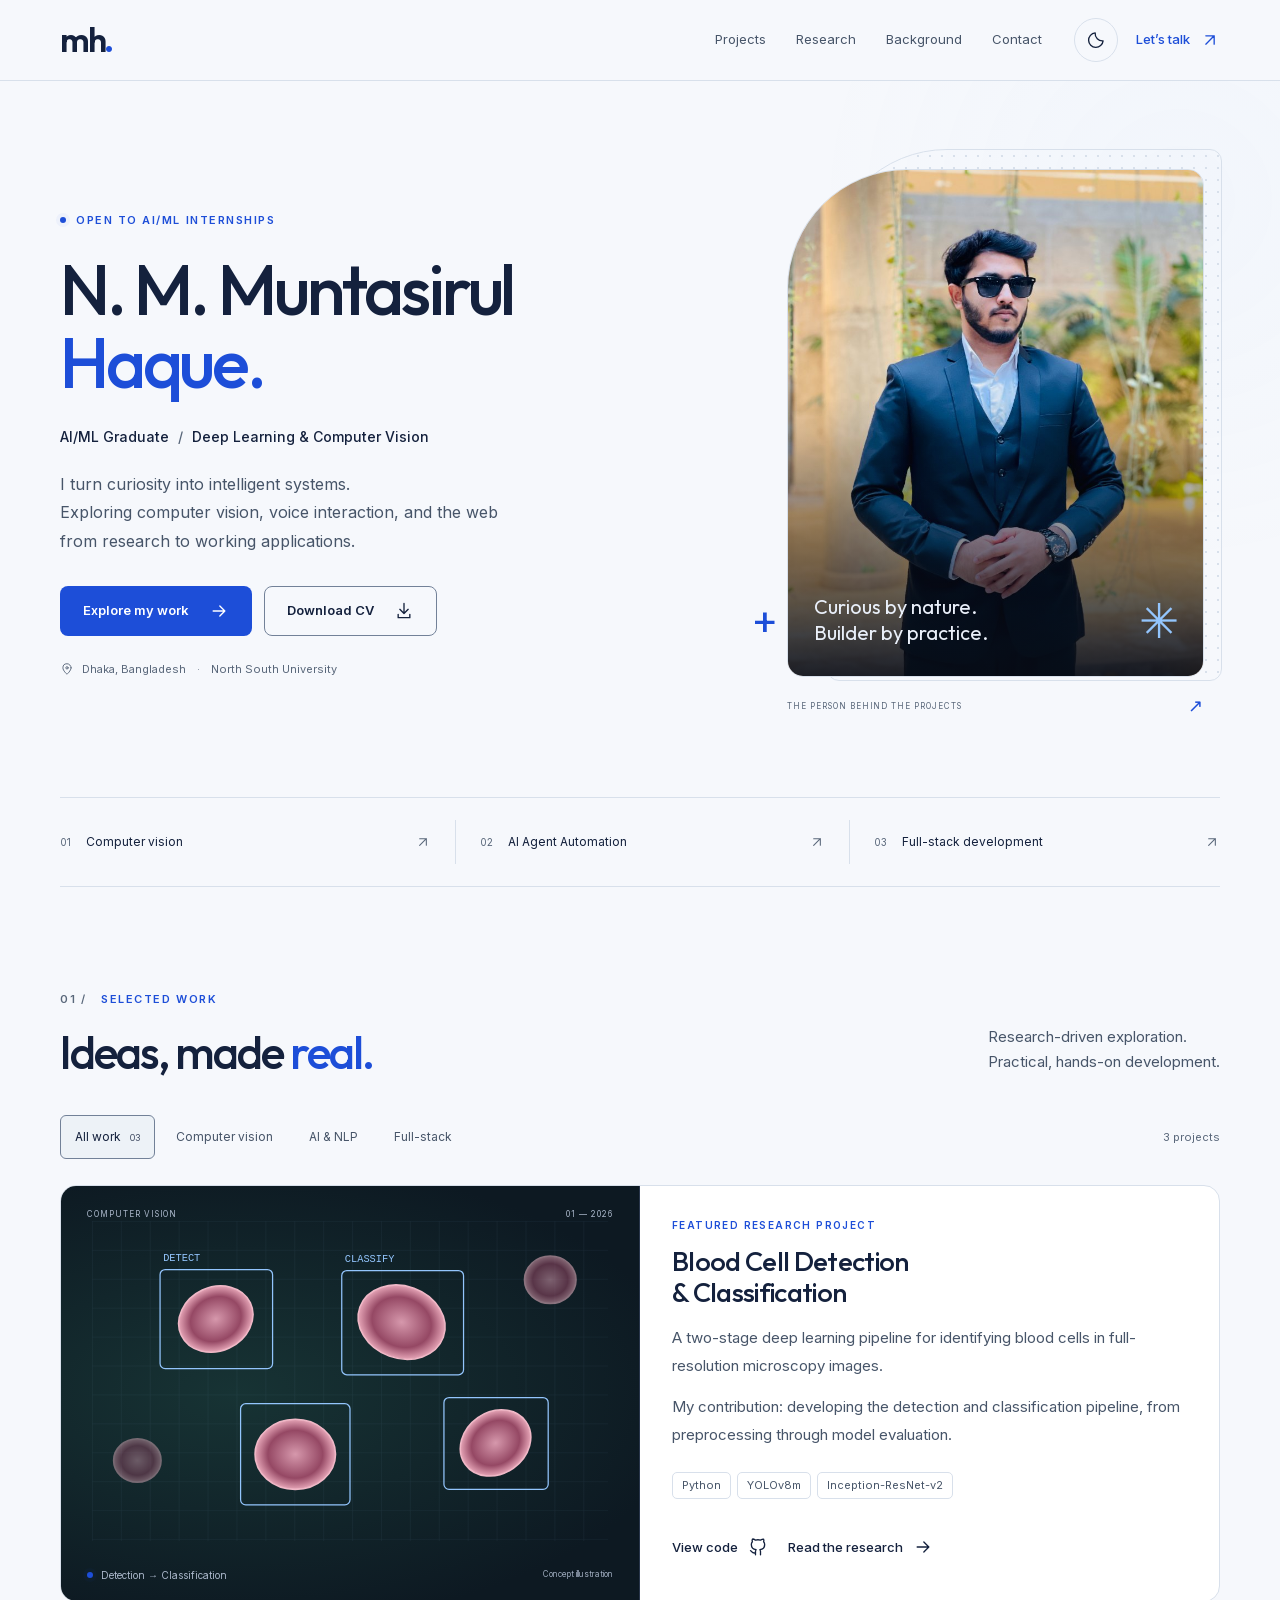
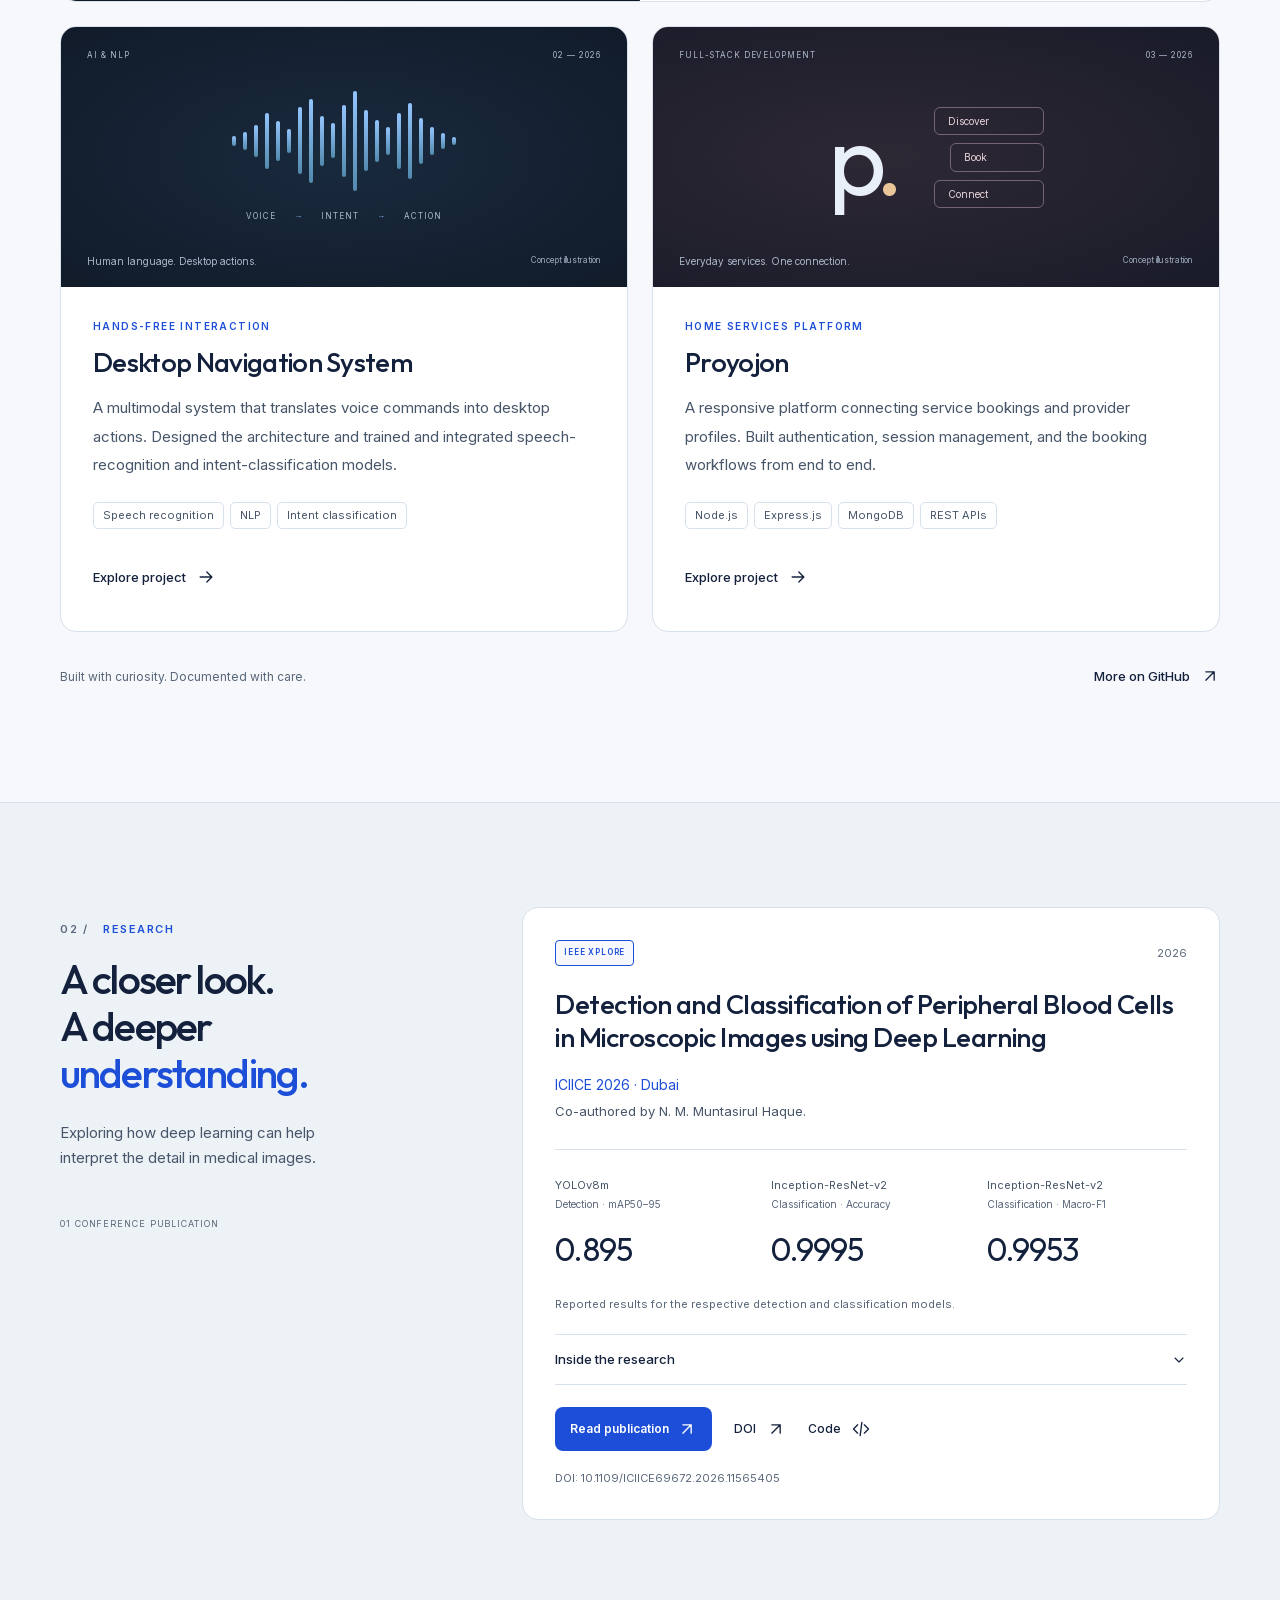
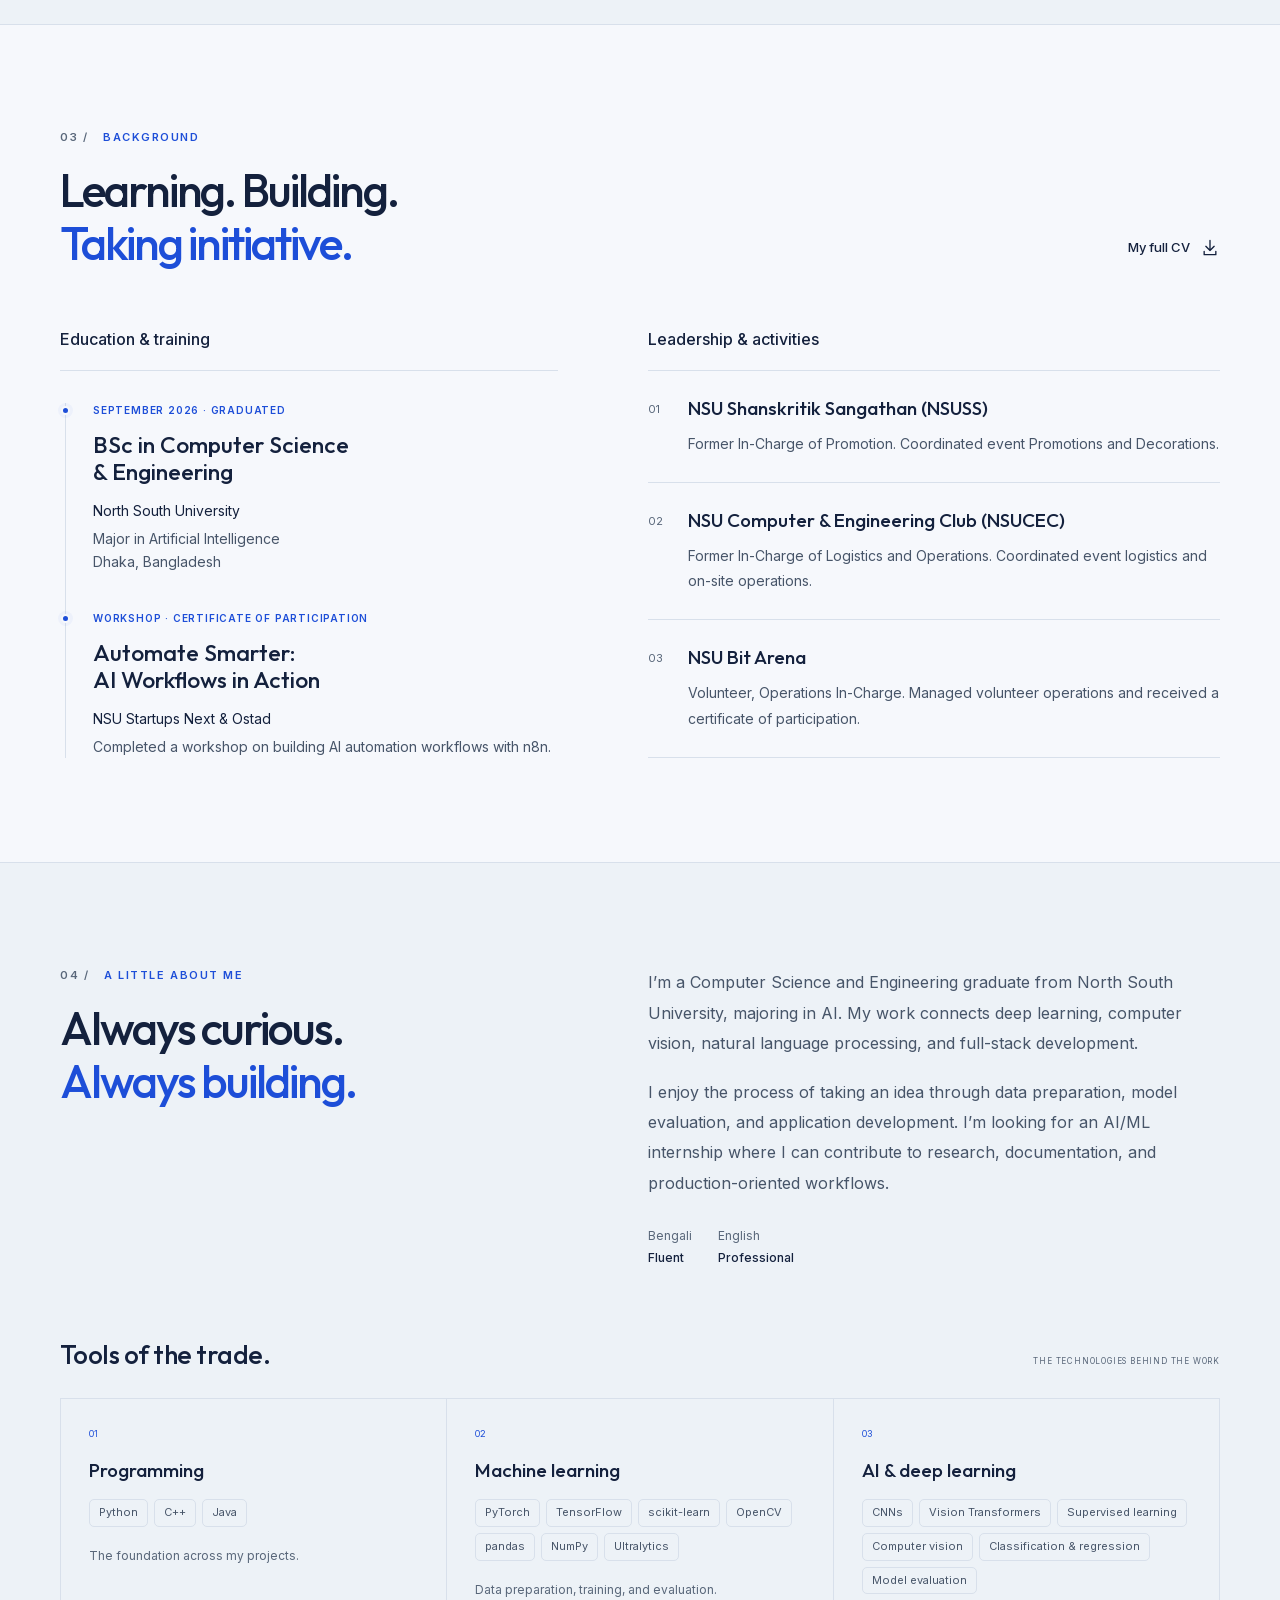
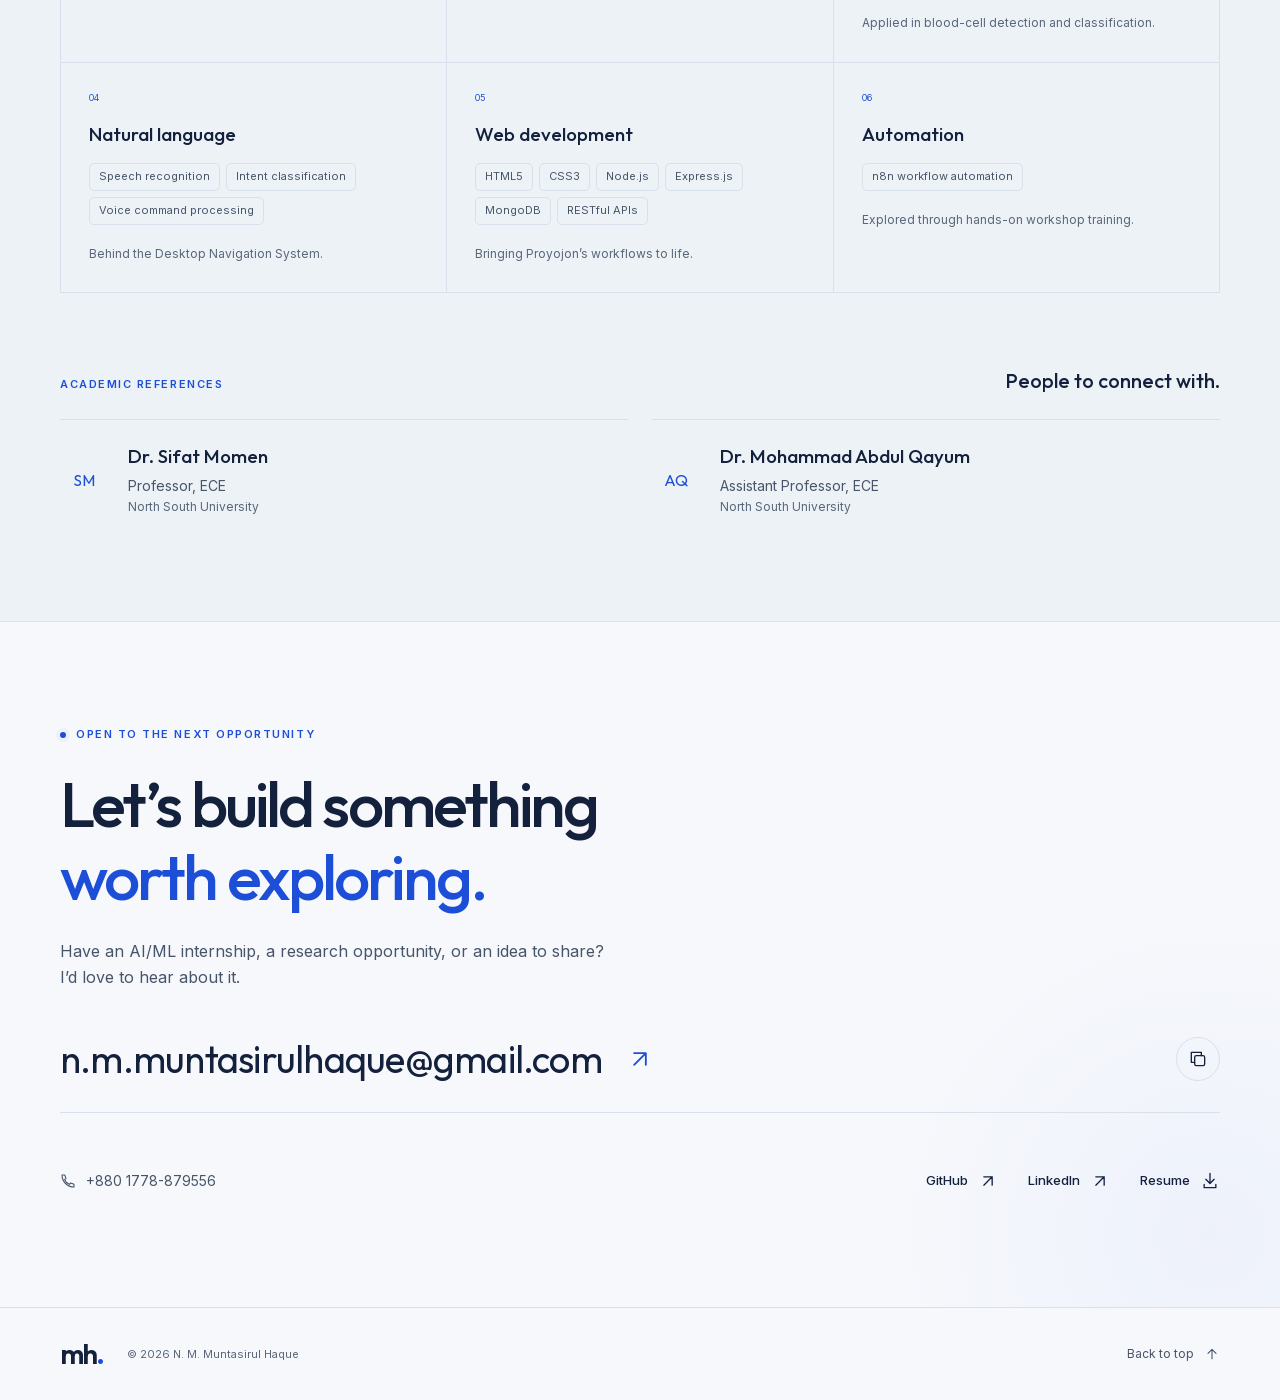
<file: index.html>
<!DOCTYPE html>
<html lang="en" data-theme="dark">
<head>
  <meta charset="utf-8">
  <meta name="viewport" content="width=device-width, initial-scale=1">
  <meta name="color-scheme" content="dark light">
  <meta name="theme-color" content="#070B14">
  <title>N. M. Muntasirul Haque — AI/ML Graduate &amp; Developer</title>
  <meta name="description" content="AI/ML graduate from North South University. Explore my computer vision research, voice interaction systems, and full-stack applications. Open to AI/ML internships.">
  <link rel="canonical" href="https://muntasirul.github.io/">
  <meta property="og:type" content="website">
  <meta property="og:url" content="https://muntasirul.github.io/">
  <meta property="og:title" content="N. M. Muntasirul Haque — AI/ML Graduate">
  <meta property="og:description" content="Deep learning. Computer vision. Ideas brought to life. Explore my research and selected projects.">
  <meta property="og:image" content="https://muntasirul.github.io/assets/social-preview.png">
  <meta property="og:image:width" content="1200">
  <meta property="og:image:height" content="630">
  <meta property="og:image:alt" content="N. M. Muntasirul Haque — AI/ML Graduate, Deep Learning and Computer Vision">
  <meta name="twitter:card" content="summary_large_image">
  <meta name="twitter:title" content="N. M. Muntasirul Haque — AI/ML Graduate">
  <meta name="twitter:description" content="Explore my computer vision research, voice interaction systems, and full-stack projects.">
  <meta name="twitter:image" content="https://muntasirul.github.io/assets/social-preview.png">
  <link rel="icon" type="image/svg+xml" href="assets/favicon.svg">
  <link rel="alternate icon" href="favicon.ico">
  <link rel="preload" href="assets/portrait.jpg" as="image">
  <script>
    (() => {
      let theme = window.matchMedia('(prefers-color-scheme: dark)').matches ? 'dark' : 'light';
      try { const saved = localStorage.getItem('portfolio-theme'); if (saved === 'light' || saved === 'dark') theme = saved; } catch {}
      document.documentElement.dataset.theme = theme;
      document.querySelector('meta[name="theme-color"]').content = theme === 'dark' ? '#070B14' : '#F6F8FC';
    })();
  </script>
  <link rel="stylesheet" href="styles.css">
  <script src="script.js" defer></script>
</head>
<body>
<a class="skip-link" href="#main">Skip to content</a>
<header class="site-header">
  <div class="container header-inner">
    <a href="#home" class="brand" aria-label="Muntasirul Haque — home">mh<span>.</span></a>
    <nav id="site-nav" class="site-nav" aria-label="Main navigation">
      <a href="#projects">Projects</a><a href="#research">Research</a><a href="#resume">Background</a><a href="#contact">Contact</a>
    </nav>
    <div class="header-actions">
      <button class="icon-button theme-toggle" type="button" aria-label="Switch color theme" hidden><svg class="icon theme-sun" width="20" height="20" viewBox="0 0 24 24" fill="none" stroke="currentColor" stroke-width="1.6" stroke-linecap="round" stroke-linejoin="round" aria-hidden="true"><circle cx="12" cy="12" r="4"/><path d="M12 2v2m0 16v2M2 12h2m16 0h2M5 5l1.5 1.5m11 11L19 19M5 19l1.5-1.5m11-11L19 5"/></svg><svg class="icon theme-moon" width="20" height="20" viewBox="0 0 24 24" fill="none" stroke="currentColor" stroke-width="1.6" stroke-linecap="round" stroke-linejoin="round" aria-hidden="true"><path d="M20.5 13a8.7 8.7 0 0 1-9.5-9.5A8.7 8.7 0 1 0 20.5 13Z"/></svg></button>
      <a href="mailto:n.m.muntasirulhaque@gmail.com" class="header-contact">Let’s talk <svg class="icon " width="20" height="20" viewBox="0 0 24 24" fill="none" stroke="currentColor" stroke-width="1.6" stroke-linecap="round" stroke-linejoin="round" aria-hidden="true"><path d="M7 17 17 7M7 7h10v10"/></svg></a>
      <button class="icon-button menu-toggle" type="button" aria-label="Open menu" aria-controls="site-nav" aria-expanded="false" hidden><svg class="icon menu-open-icon" width="20" height="20" viewBox="0 0 24 24" fill="none" stroke="currentColor" stroke-width="1.6" stroke-linecap="round" stroke-linejoin="round" aria-hidden="true"><path d="M4 8h16M4 16h16"/></svg><svg class="icon menu-close-icon" width="20" height="20" viewBox="0 0 24 24" fill="none" stroke="currentColor" stroke-width="1.6" stroke-linecap="round" stroke-linejoin="round" aria-hidden="true"><path d="m6 6 12 12M6 18 18 6"/></svg></button>
    </div>
  </div>
</header>
<main id="main">
  <section class="hero" id="home" aria-labelledby="hero-title">
    <div class="hero-aurora" aria-hidden="true"></div>
    <div class="container">
      <div class="hero-grid">
        <div class="hero-copy">
          <p class="eyebrow hero-enter" style="--delay:0ms"><span class="status-dot" aria-hidden="true"></span> OPEN TO AI/ML INTERNSHIPS</p>
          <h1 id="hero-title" class="hero-enter" style="--delay:60ms">N. M. Muntasirul<br> <span>Haque.</span></h1>
          <p class="hero-role hero-enter" style="--delay:120ms">AI/ML Graduate <span aria-hidden="true">/</span> Deep Learning &amp; Computer Vision</p>
          <p class="hero-description hero-enter" style="--delay:180ms">I turn curiosity into intelligent systems.<br>  Exploring computer vision, voice interaction, and the web from research to working applications.</p>
          <div class="button-row hero-enter" style="--delay:240ms">
            <a class="button button-primary" href="#projects">Explore my work <svg class="icon " width="20" height="20" viewBox="0 0 24 24" fill="none" stroke="currentColor" stroke-width="1.6" stroke-linecap="round" stroke-linejoin="round" aria-hidden="true"><path d="M5 12h14M13 6l6 6-6 6"/></svg></a>
            <a class="button button-secondary" href="CV%20N_M_Muntasirul_Haque.pdf" download>Download CV <svg class="icon " width="20" height="20" viewBox="0 0 24 24" fill="none" stroke="currentColor" stroke-width="1.6" stroke-linecap="round" stroke-linejoin="round" aria-hidden="true"><path d="M12 3v12m-5-5 5 5 5-5M5 16v4h14v-4"/></svg></a>
          </div>
          <div class="hero-location hero-enter" style="--delay:300ms"><svg class="icon " width="20" height="20" viewBox="0 0 24 24" fill="none" stroke="currentColor" stroke-width="1.6" stroke-linecap="round" stroke-linejoin="round" aria-hidden="true"><path d="M19 10c0 5-7 11-7 11S5 15 5 10a7 7 0 1 1 14 0Z"/><circle cx="12" cy="10" r="2"/></svg> Dhaka, Bangladesh <span class="dot-divider" aria-hidden="true">·</span> North South University</div>
        </div>
        <figure class="portrait-composition hero-enter" style="--delay:180ms">
          <div class="portrait-grid" aria-hidden="true"></div>
          <div class="portrait-frame">
            <img src="assets/portrait.jpg" width="750" height="1000" alt="N. M. Muntasirul Haque" fetchpriority="high">
            <div class="portrait-caption"><span>Curious by nature.<br> Builder by practice.</span><span class="portrait-star" aria-hidden="true">✳</span></div>
          </div>
          <figcaption><span>THE PERSON BEHIND THE PROJECTS</span><span aria-hidden="true">↗</span></figcaption>
          <span class="portrait-corner" aria-hidden="true">+</span>
        </figure>
      </div>
      <div class="discipline-strip">
        <a href="#projects"><span>01</span> Computer vision <svg class="icon " width="20" height="20" viewBox="0 0 24 24" fill="none" stroke="currentColor" stroke-width="1.6" stroke-linecap="round" stroke-linejoin="round" aria-hidden="true"><path d="M7 17 17 7M7 7h10v10"/></svg></a>
        <a href="#project-desktop"><span>02</span> AI Agent Automation <svg class="icon " width="20" height="20" viewBox="0 0 24 24" fill="none" stroke="currentColor" stroke-width="1.6" stroke-linecap="round" stroke-linejoin="round" aria-hidden="true"><path d="M7 17 17 7M7 7h10v10"/></svg></a>
        <a href="#project-proyojon"><span>03</span> Full-stack development <svg class="icon " width="20" height="20" viewBox="0 0 24 24" fill="none" stroke="currentColor" stroke-width="1.6" stroke-linecap="round" stroke-linejoin="round" aria-hidden="true"><path d="M7 17 17 7M7 7h10v10"/></svg></a>
      </div>
    </div>
  </section>

  <section id="projects" class="section work-section" aria-labelledby="projects-title">
    <div class="container">
      <div class="section-heading reveal">
        <div><p class="eyebrow"><span class="section-number">01 /</span> SELECTED WORK</p><h2 id="projects-title">Ideas, made <span class="accent">real.</span></h2></div>
        <p>Research-driven exploration.<br> Practical, hands-on development.</p>
      </div>
      <div class="work-toolbar reveal">
        <div class="filters" role="group" aria-label="Filter projects" hidden>
          <button type="button" data-filter="all" aria-pressed="true">All work <span>03</span></button>
          <button type="button" data-filter="vision" aria-pressed="false">Computer vision</button>
          <button type="button" data-filter="nlp" aria-pressed="false">AI &amp; NLP</button>
          <button type="button" data-filter="web" aria-pressed="false">Full-stack</button>
        </div>
        <span class="project-count" aria-live="polite">3 projects</span>
      </div>
      <div class="projects-grid">
        <article class="project project-featured reveal" data-category="vision" id="project-blood">
          <figure class="project-visual blood-visual">
            <div class="visual-topline"><span>COMPUTER VISION</span><span>01 — 2026</span></div>
            <svg class="cell-art" viewBox="0 0 500 310" role="img" aria-labelledby="cell-title"><title id="cell-title">Illustration of blood cells and detection regions; not a microscopy sample or model output</title><defs><radialGradient id="cell-fill"><stop stop-color="#d698ac"/><stop offset="0.68" stop-color="#954864"/><stop offset="1" stop-color="#e6a5b7"/></radialGradient><pattern id="cell-grid" width="28" height="28" patternUnits="userSpaceOnUse"><path d="M28 0H0V28" fill="none" stroke="#93c5fd" stroke-opacity=".08"/></pattern></defs><rect width="500" height="310" fill="url(#cell-grid)"/><g fill="url(#cell-fill)" stroke="#f0b8c7" stroke-width="1.5"><ellipse cx="120" cy="95" rx="37" ry="31" transform="rotate(-25 120 95)"/><ellipse cx="300" cy="98" rx="43" ry="35" transform="rotate(20 300 98)"/><ellipse cx="197" cy="226" rx="39" ry="34"/><ellipse cx="391" cy="215" rx="36" ry="30" transform="rotate(-35 391 215)"/><ellipse cx="44" cy="232" rx="23" ry="21" opacity=".45"/><ellipse cx="444" cy="57" rx="25" ry="23" opacity=".55"/></g><g stroke="#93c5fd" stroke-width="1.2" fill="none"><rect x="66" y="47" width="109" height="96" rx="5"/><rect x="242" y="48" width="118" height="101" rx="5"/><rect x="144" y="177" width="106" height="98" rx="5"/><rect x="341" y="171" width="101" height="89" rx="5"/></g><g fill="#93c5fd" font-family="monospace" font-size="10"><text x="69" y="39">DETECT</text><text x="245" y="40">CLASSIFY</text></g></svg>
            <figcaption><span class="status-dot" aria-hidden="true"></span> Detection → Classification <span class="illustration-label">Concept illustration</span></figcaption>
          </figure>
          <div class="project-copy">
            <p class="eyebrow">FEATURED RESEARCH PROJECT</p><h3>Blood Cell Detection<br> &amp; Classification</h3>
            <p>A two-stage deep learning pipeline for identifying blood cells in full-resolution microscopy images.</p>
            <p class="project-contribution">My contribution: developing the detection and classification pipeline, from preprocessing through model evaluation.</p>
            <ul class="tags" aria-label="Technologies"><li>Python</li><li>YOLOv8m</li><li>Inception-ResNet-v2</li></ul>
            <div class="project-links"><a class="text-link" href="https://github.com/muntasirul/Detection-and-Classification-of-Peripheral-Blood-Cells" target="_blank" rel="noopener noreferrer">View code<svg class="icon " width="20" height="20" viewBox="0 0 24 24" fill="none" stroke="currentColor" stroke-width="1.6" stroke-linecap="round" stroke-linejoin="round" aria-hidden="true"><path d="M9 19c-4.3 1.3-4.3-2.2-6-2.7m12 5v-3.8c0-1.1-.1-1.7-.7-2.3 2.8-.3 5.7-1.4 5.7-6.2 0-1.4-.5-2.5-1.3-3.3.2-.4.6-1.6-.1-3.2 0 0-1.1-.3-3.6 1.2a12 12 0 0 0-6 0C6.5 2.2 5.4 2.5 5.4 2.5c-.7 1.6-.3 2.8-.1 3.2C4.5 6.5 4 7.6 4 9c0 4.8 2.9 5.9 5.7 6.2-.6.6-.8 1.4-.7 2.3v3.8"/></svg></a><a class="text-link" href="#research">Read the research <svg class="icon " width="20" height="20" viewBox="0 0 24 24" fill="none" stroke="currentColor" stroke-width="1.6" stroke-linecap="round" stroke-linejoin="round" aria-hidden="true"><path d="M5 12h14M13 6l6 6-6 6"/></svg></a></div>
          </div>
        </article>
        <article class="project reveal" data-category="nlp" id="project-desktop">
          <figure class="project-visual voice-visual">
            <div class="visual-topline"><span>AI &amp; NLP</span><span>02 — 2026</span></div>
            <div class="voice-art" aria-hidden="true"><div class="waveform"><i style="--bar:10px"></i><i style="--bar:18px"></i><i style="--bar:32px"></i><i style="--bar:56px"></i><i style="--bar:40px"></i><i style="--bar:24px"></i><i style="--bar:67px"></i><i style="--bar:84px"></i><i style="--bar:50px"></i><i style="--bar:35px"></i><i style="--bar:72px"></i><i style="--bar:100px"></i><i style="--bar:61px"></i><i style="--bar:42px"></i><i style="--bar:28px"></i><i style="--bar:56px"></i><i style="--bar:76px"></i><i style="--bar:46px"></i><i style="--bar:28px"></i><i style="--bar:16px"></i><i style="--bar:8px"></i></div><div class="voice-flow"><span>VOICE</span><span>→</span><span>INTENT</span><span>→</span><span>ACTION</span></div></div>
            <figcaption>Human language. Desktop actions.<span class="illustration-label">Concept illustration</span></figcaption>
          </figure>
          <div class="project-copy"><p class="eyebrow">HANDS-FREE INTERACTION</p><h3>Desktop Navigation System</h3><p>A multimodal system that translates voice commands into desktop actions. Designed the architecture and trained and integrated speech-recognition and intent-classification models.</p><ul class="tags" aria-label="Technologies"><li>Speech recognition</li><li>NLP</li><li>Intent classification</li></ul><div class="project-links"><a class="text-link" href="https://github.com/muntasirul/Handsfree-Desktop-Interaction-system" target="_blank" rel="noopener noreferrer">Explore project<svg class="icon " width="20" height="20" viewBox="0 0 24 24" fill="none" stroke="currentColor" stroke-width="1.6" stroke-linecap="round" stroke-linejoin="round" aria-hidden="true"><path d="M5 12h14M13 6l6 6-6 6"/></svg></a></div></div>
        </article>
        <article class="project reveal" data-category="web" id="project-proyojon">
          <figure class="project-visual services-visual">
            <div class="visual-topline"><span>FULL-STACK DEVELOPMENT</span><span>03 — 2026</span></div>
            <div class="services-art" aria-hidden="true"><span class="services-mark">p<span>.</span></span><div class="service-orbit"><span>Discover</span><span>Book</span><span>Connect</span></div></div>
            <figcaption>Everyday services. One connection.<span class="illustration-label">Concept illustration</span></figcaption>
          </figure>
          <div class="project-copy"><p class="eyebrow">HOME SERVICES PLATFORM</p><h3>Proyojon</h3><p>A responsive platform connecting service bookings and provider profiles. Built authentication, session management, and the booking workflows from end to end.</p><ul class="tags" aria-label="Technologies"><li>Node.js</li><li>Express.js</li><li>MongoDB</li><li>REST APIs</li></ul><div class="project-links"><a class="text-link" href="https://github.com/muntasirul/Home-services-provider-platform-Proyojon" target="_blank" rel="noopener noreferrer">Explore project<svg class="icon " width="20" height="20" viewBox="0 0 24 24" fill="none" stroke="currentColor" stroke-width="1.6" stroke-linecap="round" stroke-linejoin="round" aria-hidden="true"><path d="M5 12h14M13 6l6 6-6 6"/></svg></a></div></div>
        </article>
      </div>
      <div class="section-footnote reveal"><span>Built with curiosity. Documented with care.</span><a class="text-link" href="https://github.com/muntasirul" target="_blank" rel="noopener noreferrer">More on GitHub<svg class="icon " width="20" height="20" viewBox="0 0 24 24" fill="none" stroke="currentColor" stroke-width="1.6" stroke-linecap="round" stroke-linejoin="round" aria-hidden="true"><path d="M7 17 17 7M7 7h10v10"/></svg></a></div>
    </div>
  </section>

  <section id="research" class="section research-section" aria-labelledby="research-title">
    <div class="container research-layout">
      <div class="section-intro reveal"><p class="eyebrow"><span class="section-number">02 /</span> RESEARCH</p><h2 id="research-title">A closer look.<br>  A deeper<br>  <span class="accent">understanding.</span></h2><p>Exploring how deep learning can help interpret the detail in medical images.</p><span class="research-index">01 CONFERENCE PUBLICATION</span></div>
      <article class="publication reveal">
        <div class="publication-top"><span class="badge">IEEE XPLORE</span><span class="muted">2026</span></div>
        <h3>Detection and Classification of Peripheral Blood Cells in Microscopic Images using Deep Learning</h3>
        <p class="publication-meta">ICIICE 2026 · Dubai</p><p class="publication-author">Co-authored by N. M. Muntasirul Haque.</p>
        <dl class="research-metrics"><div><dt>YOLOv8m<span>Detection · mAP50–95</span></dt><dd>0.895</dd></div><div><dt>Inception-ResNet-v2<span>Classification · Accuracy</span></dt><dd>0.9995</dd></div><div><dt>Inception-ResNet-v2<span>Classification · Macro-F1</span></dt><dd>0.9953</dd></div></dl>
        <p class="metric-note">Reported results for the respective detection and classification models.</p>
        <details class="research-details"><summary>Inside the research <svg class="icon " width="20" height="20" viewBox="0 0 24 24" fill="none" stroke="currentColor" stroke-width="1.6" stroke-linecap="round" stroke-linejoin="round" aria-hidden="true"><path d="m6 9 6 6 6-6"/></svg></summary><div><p>Developed a two-stage deep learning pipeline using full-resolution microscopy images. YOLOv8m achieved 0.895 mAP50–95 for blood-cell detection, while Inception-ResNet-v2 achieved 0.9995 accuracy and 0.9953 Macro-F1 for classification.</p></div></details>
        <div class="publication-links"><a class="button button-primary" href="https://ieeexplore.ieee.org/document/11565405/" target="_blank" rel="noopener noreferrer">Read publication<svg class="icon " width="20" height="20" viewBox="0 0 24 24" fill="none" stroke="currentColor" stroke-width="1.6" stroke-linecap="round" stroke-linejoin="round" aria-hidden="true"><path d="M7 17 17 7M7 7h10v10"/></svg></a><a class="text-link" href="https://doi.org/10.1109/ICIICE69672.2026.11565405" target="_blank" rel="noopener noreferrer">DOI<svg class="icon " width="20" height="20" viewBox="0 0 24 24" fill="none" stroke="currentColor" stroke-width="1.6" stroke-linecap="round" stroke-linejoin="round" aria-hidden="true"><path d="M7 17 17 7M7 7h10v10"/></svg></a><a class="text-link" href="https://github.com/muntasirul/Detection-and-Classification-of-Peripheral-Blood-Cells" target="_blank" rel="noopener noreferrer">Code<svg class="icon " width="20" height="20" viewBox="0 0 24 24" fill="none" stroke="currentColor" stroke-width="1.6" stroke-linecap="round" stroke-linejoin="round" aria-hidden="true"><path d="m8 7-5 5 5 5m8-10 5 5-5 5m-3-13-2 16"/></svg></a></div>
        <p class="doi">DOI: 10.1109/ICIICE69672.2026.11565405</p>
      </article>
    </div>
  </section>

  <section id="resume" class="section background-section" aria-labelledby="background-title">
    <div class="container">
      <div class="section-heading reveal"><div><p class="eyebrow"><span class="section-number">03 /</span> BACKGROUND</p><h2 id="background-title">Learning. Building.<br> <span class="accent">Taking initiative.</span></h2></div><a class="text-link" href="CV%20N_M_Muntasirul_Haque.pdf" download>My full CV <svg class="icon " width="20" height="20" viewBox="0 0 24 24" fill="none" stroke="currentColor" stroke-width="1.6" stroke-linecap="round" stroke-linejoin="round" aria-hidden="true"><path d="M12 3v12m-5-5 5 5 5-5M5 16v4h14v-4"/></svg></a></div>
      <div class="background-grid">
        <div class="education-column reveal"><h3 class="column-heading">Education &amp; training</h3>
          <div class="timeline">
            <article class="timeline-item"><p class="eyebrow">SEPTEMBER 2026 · GRADUATED</p><h4>BSc in Computer Science<br> &amp; Engineering</h4><p class="timeline-org">North South University</p><p>Major in Artificial Intelligence<br> Dhaka, Bangladesh</p></article>
            <article class="timeline-item"><p class="eyebrow">WORKSHOP · CERTIFICATE OF PARTICIPATION</p><h4>Automate Smarter:<br> AI Workflows in Action</h4><p class="timeline-org">NSU Startups Next &amp; Ostad</p><p>Completed a workshop on building AI automation workflows with n8n.</p></article>
          </div>
        </div>
        <div class="leadership-column reveal" id="leadership"><h3 class="column-heading">Leadership &amp; activities</h3>
          <article class="leadership-item"><span class="leadership-index">01</span><div><h4>NSU Shanskritik Sangathan (NSUSS)</h4><p>Former In-Charge of Promotion. Coordinated event Promotions and Decorations.</p></div></article>
          <article class="leadership-item"><span class="leadership-index">02</span><div><h4>NSU Computer &amp; Engineering Club (NSUCEC)</h4><p>Former In-Charge of Logistics and Operations. Coordinated event logistics and on-site operations.</p></div></article>
          <article class="leadership-item"><span class="leadership-index">03</span><div><h4>NSU Bit Arena</h4><p>Volunteer, Operations In-Charge. Managed volunteer operations and received a certificate of participation.</p></div></article>
        </div>
      </div>
    </div>
  </section>

  <section id="about" class="section about-section" aria-labelledby="about-title">
    <div class="container">
      <div class="about-layout reveal"><div><p class="eyebrow"><span class="section-number">04 /</span> A LITTLE ABOUT ME</p><h2 id="about-title">Always curious.<br> <span class="accent">Always building.</span></h2></div><div class="about-copy"><p>I’m a Computer Science and Engineering graduate from North South University, majoring in AI. My work connects deep learning, computer vision, natural language processing, and full-stack development.</p><p>I enjoy the process of taking an idea through data preparation, model evaluation, and application development. I’m looking for an AI/ML internship where I can contribute to research, documentation, and production-oriented workflows.</p><div class="language-note"><span>Bengali <b>Fluent</b></span><span>English <b>Professional</b></span></div></div></div>
      <div id="skills" class="skills-section"><div class="skills-heading reveal"><h3>Tools of the trade.</h3><span>THE TECHNOLOGIES BEHIND THE WORK</span></div>
        <div class="skills-grid">
<article class="skill-group reveal"><span class="skill-number">01</span><h4>Programming</h4><ul class="tags" aria-label="Technologies"><li>Python</li><li>C++</li><li>Java</li></ul><p>The foundation across my projects.</p></article>
<article class="skill-group reveal"><span class="skill-number">02</span><h4>Machine learning</h4><ul class="tags" aria-label="Technologies"><li>PyTorch</li><li>TensorFlow</li><li>scikit-learn</li><li>OpenCV</li><li>pandas</li><li>NumPy</li><li>Ultralytics</li></ul><p>Data preparation, training, and evaluation.</p></article>
<article class="skill-group reveal"><span class="skill-number">03</span><h4>AI &amp; deep learning</h4><ul class="tags" aria-label="Technologies"><li>CNNs</li><li>Vision Transformers</li><li>Supervised learning</li><li>Computer vision</li><li>Classification &amp; regression</li><li>Model evaluation</li></ul><p>Applied in blood-cell detection and classification.</p></article>
<article class="skill-group reveal"><span class="skill-number">04</span><h4>Natural language</h4><ul class="tags" aria-label="Technologies"><li>Speech recognition</li><li>Intent classification</li><li>Voice command processing</li></ul><p>Behind the Desktop Navigation System.</p></article>
<article class="skill-group reveal"><span class="skill-number">05</span><h4>Web development</h4><ul class="tags" aria-label="Technologies"><li>HTML5</li><li>CSS3</li><li>Node.js</li><li>Express.js</li><li>MongoDB</li><li>RESTful APIs</li></ul><p>Bringing Proyojon’s workflows to life.</p></article>
<article class="skill-group reveal"><span class="skill-number">06</span><h4>Automation</h4><ul class="tags" aria-label="Technologies"><li>n8n workflow automation</li></ul><p>Explored through hands-on workshop training.</p></article>
</div></div>
      <section id="testimonials" class="references" aria-labelledby="references-title"><div class="references-heading reveal"><p class="eyebrow">ACADEMIC REFERENCES</p><h3 id="references-title">People to connect with.</h3></div><div class="references-grid"><article class="reference reveal"><span class="reference-avatar" aria-hidden="true">SM</span><div><h4>Dr. Sifat Momen</h4><p>Professor, ECE</p><span>North South University</span></div></article><article class="reference reveal"><span class="reference-avatar" aria-hidden="true">AQ</span><div><h4>Dr. Mohammad Abdul Qayum</h4><p>Assistant Professor, ECE</p><span>North South University</span></div></article></div></section>
    </div>
  </section>

  <section id="contact" class="section contact-section" aria-labelledby="contact-title">
    <div class="container">
      <div class="contact-top reveal"><p class="eyebrow"><span class="status-dot" aria-hidden="true"></span> OPEN TO THE NEXT OPPORTUNITY</p><h2 id="contact-title">Let’s build something<br> <span class="accent">worth exploring.</span></h2><p>Have an AI/ML internship, a research opportunity, or an idea to share?<br> I’d love to hear about it.</p></div>
      <div class="contact-email-row reveal"><a class="contact-email" href="mailto:n.m.muntasirulhaque@gmail.com">n.m.muntasirulhaque@gmail.com<svg class="icon " width="20" height="20" viewBox="0 0 24 24" fill="none" stroke="currentColor" stroke-width="1.6" stroke-linecap="round" stroke-linejoin="round" aria-hidden="true"><path d="M7 17 17 7M7 7h10v10"/></svg></a><button class="icon-button copy-email" type="button" aria-label="Copy email address" data-email="n.m.muntasirulhaque@gmail.com" hidden><svg class="icon " width="20" height="20" viewBox="0 0 24 24" fill="none" stroke="currentColor" stroke-width="1.6" stroke-linecap="round" stroke-linejoin="round" aria-hidden="true"><rect x="8" y="8" width="12" height="12" rx="2"/><path d="M16 8V4H4v12h4"/></svg></button></div>
      <p class="copy-status" role="status" aria-live="polite"></p>
      <div class="contact-bottom reveal"><a class="phone-link" href="tel:+8801778879556"><svg class="icon " width="20" height="20" viewBox="0 0 24 24" fill="none" stroke="currentColor" stroke-width="1.6" stroke-linecap="round" stroke-linejoin="round" aria-hidden="true"><path d="M7 3H3c0 10 8 18 18 18v-4l-5-2-2 2a14 14 0 0 1-7-7l2-2-2-5Z"/></svg> +880 1778-879556</a><div class="social-links"><a class="text-link" href="https://github.com/muntasirul" target="_blank" rel="noopener noreferrer">GitHub<svg class="icon " width="20" height="20" viewBox="0 0 24 24" fill="none" stroke="currentColor" stroke-width="1.6" stroke-linecap="round" stroke-linejoin="round" aria-hidden="true"><path d="M7 17 17 7M7 7h10v10"/></svg></a><a class="text-link" href="https://linkedin.com/in/n-m-muntasirul-haque" target="_blank" rel="noopener noreferrer">LinkedIn<svg class="icon " width="20" height="20" viewBox="0 0 24 24" fill="none" stroke="currentColor" stroke-width="1.6" stroke-linecap="round" stroke-linejoin="round" aria-hidden="true"><path d="M7 17 17 7M7 7h10v10"/></svg></a><a class="text-link" href="CV%20N_M_Muntasirul_Haque.pdf" download>Resume <svg class="icon " width="20" height="20" viewBox="0 0 24 24" fill="none" stroke="currentColor" stroke-width="1.6" stroke-linecap="round" stroke-linejoin="round" aria-hidden="true"><path d="M12 3v12m-5-5 5 5 5-5M5 16v4h14v-4"/></svg></a></div></div>
    </div>
  </section>
</main>
<footer class="site-footer"><div class="container footer-inner"><a class="brand" href="#home" aria-label="Back to home">mh<span>.</span></a><p>© 2026 N. M. Muntasirul Haque</p><a class="back-to-top" href="#home">Back to top <svg class="icon " width="20" height="20" viewBox="0 0 24 24" fill="none" stroke="currentColor" stroke-width="1.6" stroke-linecap="round" stroke-linejoin="round" aria-hidden="true"><path d="M12 19V5m-6 6 6-6 6 6"/></svg></a></div></footer>
</body>
</html>
</file>
<file: styles.css>
/* Design tokens: midnight navy / light blue, with a complete light theme. */
@font-face { font-family: Outfit; src: url('assets/fonts/outfit-latin.woff2') format('woff2'); font-style: normal; font-weight: 400 700; font-display: swap; }
@font-face { font-family: Inter; src: url('assets/fonts/inter-latin.woff2') format('woff2'); font-style: normal; font-weight: 400 600; font-display: swap; }
:root {
  color-scheme: dark;
  --bg: #070b14; --surface: #101827; --raised: #172235;
  --text: #e9eff9; --secondary: #aab7ca; --muted: #8594ac;
  --accent: #93c5fd; --accent-ink: #08213d; --accent-soft: #93c5fd0d;
  --line: #28354a; --control-line: #6b7c96; --header: #070b14eb;
  --section-bg: #0b111d; --shadow: 0 20px 60px #0003;
  --font-heading: Outfit, 'Avenir Next', system-ui, sans-serif;
  --font-body: Inter, -apple-system, BlinkMacSystemFont, 'Segoe UI', sans-serif;
  --ease: cubic-bezier(.22, 1, .36, 1);
}
:root[data-theme='light'] {
  color-scheme: light;
  --bg: #f6f8fc; --surface: #fff; --raised: #edf2f7;
  --text: #14213d; --secondary: #475569; --muted: #59677a;
  --accent: #1d4ed8; --accent-ink: #fff; --accent-soft: #1d4ed80a;
  --line: #d8e0eb; --control-line: #728198; --header: #f6f8fceb;
  --section-bg: #edf2f7; --shadow: 0 20px 60px #14213d0a;
}
/* Reset and accessible defaults. */
*, *::before, *::after { box-sizing: border-box; }
html { scroll-behavior: smooth; scroll-padding-top: 104px; }
body { margin: 0; background: var(--bg); color: var(--text); font-family: var(--font-body); font-size: 16px; line-height: 1.65; -webkit-font-smoothing: antialiased; }
body, .site-header, .project, .publication, .section, .skill-group, .button, .reference { transition: background-color 220ms ease, color 220ms ease, border-color 220ms ease; }
h1,h2,h3,h4,p,figure,dl,dd { margin: 0; }
h1,h2,h3,h4 { font-family: var(--font-heading); font-weight: 500; line-height: 1.15; }
h1,h2 { letter-spacing: -.045em; }
a { color: inherit; text-decoration: none; }
button { font: inherit; color: inherit; cursor: pointer; }
img,svg { display: block; }
img { max-width: 100%; }
button,a,summary { -webkit-tap-highlight-color: transparent; }
button { border: 0; }
button:disabled { cursor: default; }
[hidden] { display: none !important; }
::selection { background: var(--accent); color: var(--accent-ink); }
:focus-visible { outline: 2px solid var(--accent); outline-offset: 5px; border-radius: 3px; }
:target { scroll-margin-top: 0; }
.icon { flex: 0 0 auto; width: 20px; height: 20px; }
.container { width: min(1160px, calc(100% - 80px)); margin-inline: auto; }
.section { padding-block: 104px; }
.eyebrow { display: flex; align-items: center; gap: 10px; color: var(--accent); font-size: 11px; letter-spacing: .14em; font-weight: 600; line-height: 1.5; }
.section-number { color: var(--muted); margin-right: 5px; }
.accent { color: var(--accent); }
.muted { color: var(--muted); }
.status-dot { width: 6px; height: 6px; border-radius: 50%; background: var(--accent); box-shadow: 0 0 0 4px var(--accent-soft); flex: 0 0 auto; }
.skip-link { position: fixed; top: -120px; left: 16px; z-index: 100; background: var(--accent); color: var(--accent-ink); padding: 12px 20px; border-radius: 8px; }
.skip-link:focus { top: 10px; }
/* Header. */
.site-header { position: sticky; top: 0; z-index: 30; border-bottom: 1px solid var(--line); background: var(--header); backdrop-filter: blur(16px); }
.header-inner { display: flex; align-items: center; min-height: 80px; gap: 32px; }
.brand { font-family: var(--font-heading); font-size: 34px; font-weight: 600; letter-spacing: -.07em; line-height: 1; padding-block: 8px; }
.brand span { color: var(--accent); }
.site-nav { margin-left: auto; display: flex; gap: 30px; }
.site-nav a { position: relative; display: flex; align-items: center; min-height: 44px; font-size: 13px; color: var(--secondary); transition: color 180ms; }
.site-nav a::after { content: ''; position: absolute; bottom: 1px; height: 2px; background: var(--accent); left: 0; right: 0; transform: scaleX(0); transform-origin: left; transition: transform 200ms var(--ease); }
.site-nav a:hover, .site-nav a[aria-current] { color: var(--text); }
.site-nav a[aria-current]::after { transform: scaleX(1); }
.header-actions { display: flex; gap: 18px; align-items: center; }
.icon-button { display: grid; place-items: center; width: 44px; height: 44px; border-radius: 50%; background: transparent; border: 1px solid var(--line); transition: border-color 180ms, background-color 180ms; }
.icon-button:hover { border-color: var(--accent); background: var(--accent-soft); }
.header-contact { display: inline-flex; gap: 10px; align-items: center; min-height: 44px; color: var(--accent); font-size: 13px; font-weight: 500; }
[data-theme='dark'] .theme-moon, [data-theme='light'] .theme-sun { display: none; }
.menu-toggle { display: none; }
.menu-close-icon { display: none; }
/* Shared buttons and links. */
.button-row { display: flex; align-items: center; flex-wrap: wrap; gap: 12px; }
.button { display: inline-flex; justify-content: center; align-items: center; gap: 20px; min-height: 50px; padding: 12px 22px; border-radius: 8px; font-size: 13px; font-weight: 600; border: 1px solid transparent; }
.button-primary { background: var(--accent); color: var(--accent-ink); }
.button-primary:hover { box-shadow: 0 0 0 4px var(--accent-soft); }
.button-secondary { background: transparent; border-color: var(--control-line); color: var(--text); }
.button-secondary:hover { background: var(--raised); border-color: var(--accent); }
.button .icon, .text-link .icon, .header-contact .icon { transition: transform 200ms var(--ease); }
.button:hover .icon, .text-link:hover .icon, .header-contact:hover .icon { transform: translate(2px, -1px); }
.text-link { min-height: 44px; display: inline-flex; align-items: center; gap: 10px; font-size: 13px; font-weight: 500; }
.text-link:hover { color: var(--accent); text-decoration: underline; text-underline-offset: 5px; }
/* Hero. */
.hero { position: relative; overflow: clip; padding-top: 88px; }
.hero-aurora { position: absolute; pointer-events: none; width: 800px; height: 800px; right: -300px; top: -280px; background: radial-gradient(ellipse, #93c5fd0a, transparent 65%); animation: aurora-settle 2.8s var(--ease) both; }
.hero-grid { display: grid; grid-template-columns: 1.45fr 1fr; gap: 70px; align-items: center; position: relative; }
.hero-copy { padding-block: 20px; min-width: 0; }
h1 { font-size: clamp(40px, 5.5vw, 76px); line-height: 1.05; margin: 24px 0; }
h1 span { color: var(--accent); }
.hero-role { font-size: 14px; line-height: 1.8; font-weight: 500; }
.hero-role > span { color: var(--muted); padding-inline: 5px; }
.hero-description { color: var(--secondary); max-width: 470px; font-size: 16px; line-height: 1.8; margin: 20px 0 30px; }
.hero-location { display: flex; align-items: center; flex-wrap: wrap; gap: 8px; color: var(--muted); margin-top: 24px; font-size: 11px; }
.hero-location .icon { width: 14px; height: 14px; }
.dot-divider { padding-inline: 3px; }
.portrait-composition { position: relative; margin: 0 16px 0 12px; }
.portrait-frame { position: relative; aspect-ratio: .82; border-radius: 120px 16px 16px 16px; overflow: hidden; border: 1px solid var(--line); }
.portrait-frame img { width: 100%; height: 100%; object-fit: cover; object-position: 50% 35%; }
.portrait-frame::after { content: ''; position: absolute; inset: 45% 0 0; background: linear-gradient(transparent, #070b14e6); pointer-events: none; }
.portrait-caption { display: flex; justify-content: space-between; align-items: center; position: absolute; bottom: 25px; left: 26px; right: 24px; z-index: 1; color: #e9eff9; font-family: var(--font-heading); font-size: 20px; line-height: 1.3; }
.portrait-star { color: #93c5fd; font-size: 48px; }
.portrait-composition figcaption { display: flex; justify-content: space-between; align-items: center; margin-top: 14px; color: var(--muted); font-size: 8px; letter-spacing: .12em; }
.portrait-composition figcaption > span:last-child { color: var(--accent); font-size: 18px; }
.portrait-grid { position: absolute; inset: -20px -18px 40px 40px; border: 1px solid var(--line); border-radius: 120px 12px 12px 12px; background-image: radial-gradient(var(--line) 1px, transparent 1px); background-size: 12px 12px; }
.portrait-corner { position: absolute; left: -36px; bottom: 68px; font-size: 42px; color: var(--accent); font-weight: 300; }
.discipline-strip { display: grid; grid-template-columns: repeat(3,1fr); gap: 24px; margin-top: 76px; border-top: 1px solid var(--line); border-bottom: 1px solid var(--line); padding-block: 22px; }
.discipline-strip a { display: flex; align-items: center; gap: 15px; min-height: 44px; font-size: 12px; }
.discipline-strip a > span { font-size: 10px; color: var(--muted); }
.discipline-strip .icon { margin-left: auto; width: 16px; color: var(--muted); }
.discipline-strip a:hover { color: var(--accent); }
.discipline-strip a + a { padding-left: 24px; border-left: 1px solid var(--line); }
/* Work. */
h2 { font-size: clamp(32px, 3.6vw, 48px); margin-top: 18px; }
.section-heading { display: flex; justify-content: space-between; align-items: flex-end; gap: 36px; margin-bottom: 36px; }
.section-heading > p { color: var(--secondary); font-size: 15px; padding-bottom: 4px; }
.work-toolbar { display: flex; align-items: center; justify-content: space-between; gap: 16px; margin-bottom: 26px; }
.filters { display: flex; flex-wrap: wrap; gap: 6px; }
.filters button { min-height: 44px; padding: 8px 14px; border: 1px solid transparent; border-radius: 6px; background: transparent; color: var(--secondary); font-size: 12px; }
.filters button span { margin-left: 6px; font-size: 9px; opacity: .8; }
.filters button[aria-pressed='true'] { border-color: var(--control-line); color: var(--text); background: var(--raised); }
.filters button:hover { color: var(--accent); }
.project-count { color: var(--muted); font-size: 11px; white-space: nowrap; }
.projects-grid { display: grid; grid-template-columns: repeat(2,minmax(0,1fr)); gap: 24px; }
.project { border: 1px solid var(--line); border-radius: 16px; background: var(--surface); overflow: hidden; display: flex; flex-direction: column; min-width: 0; transition: transform 220ms var(--ease), border-color 220ms, box-shadow 220ms, background-color 220ms; }
.project-featured { grid-column: 1 / -1; display: grid; grid-template-columns: 1fr 1fr; }
.project-visual { position: relative; min-width: 0; background: #0b1b20; overflow: hidden; min-height: 260px; display: flex; flex-direction: column; padding: 22px 26px 18px; color: #aab7ca; }
.project-featured .project-visual { border-right: 1px solid #28354a; min-height: 380px; }
.visual-topline { display: flex; justify-content: space-between; font-size: 8px; letter-spacing: .12em; position: relative; z-index: 1; }
.project-visual figcaption { margin-top: auto; display: flex; align-items: center; flex-wrap: wrap; gap: 8px; font-size: 10px; color: #aab7ca; z-index: 1; position: relative; }
.illustration-label { font-size: 8px; opacity: .9; margin-left: auto; }
.cell-art { width: 100%; height: auto; flex: 1; max-height: 320px; transition: transform 240ms var(--ease); }
.blood-visual { background: radial-gradient(ellipse at 30% 50%, #173334, #0d1922 80%); }
.project-copy { padding: 32px; display: flex; flex-direction: column; flex: 1; }
.project-copy .eyebrow { font-size: 10px; }
.project-copy h3 { font-size: 27px; letter-spacing: -.025em; margin: 13px 0 16px; }
.project-copy > p:not(.eyebrow) { color: var(--secondary); font-size: 15px; line-height: 1.9; }
.project-copy .project-contribution { margin-top: 12px; }
.tags { display: flex; flex-wrap: wrap; gap: 6px; list-style: none; padding: 0; margin: 22px 0; }
.tags li { max-width: 100%; overflow-wrap: anywhere; border: 1px solid var(--line); color: var(--secondary); border-radius: 5px; padding: 4px 9px; font-size: 11px; line-height: 1.6; }
.project-links { display: flex; flex-wrap: wrap; gap: 20px; margin-top: auto; padding-top: 4px; }
.project-links .text-link { font-size: 13px; }
.voice-visual { background: radial-gradient(ellipse at 50% 50%, #192a3d, #111b2a); }
.voice-art { padding: 18px 0 25px; flex: 1; display: flex; align-items: center; justify-content: center; flex-direction: column; }
.waveform { display: flex; align-items: center; justify-content: center; gap: 7px; height: 110px; }
.waveform i { display: block; width: 4px; height: var(--bar); border-radius: 4px; background: linear-gradient(#93c5fd,#5389ad); }
.voice-flow { display: flex; align-items: center; gap: 18px; margin-top: 14px; font-size: 8px; letter-spacing: .12em; }
.voice-flow span:nth-child(even) { color: #93c5fd; }
.services-visual { background: radial-gradient(ellipse at 40% 50%, #2e2835, #191b29); }
.services-art { flex: 1; display: flex; align-items: center; justify-content: center; gap: 40px; padding: 26px 16px; }
.services-mark { font-family: var(--font-heading); font-size: 100px; letter-spacing: -.1em; line-height: 1; color: #e9eff9; }
.services-mark span { color: #e9c598; }
.service-orbit { display: flex; flex-direction: column; gap: 8px; }
.service-orbit span { font-size: 10px; min-width: 94px; padding: 5px 13px; border: 1px solid #736378; border-radius: 6px; color: #e9d5dc; }
.service-orbit span:nth-child(2) { margin-left: 16px; }
.section-footnote { display: flex; flex-wrap: wrap; align-items: center; justify-content: space-between; gap: 12px; margin-top: 22px; }
.section-footnote > span { font-size: 12px; color: var(--muted); }
/* Publication. */
.research-section { background: var(--section-bg); border-block: 1px solid var(--line); }
.research-layout { display: grid; grid-template-columns: .75fr 1.3fr; gap: 60px; align-items: start; }
.section-intro { padding-top: 14px; }
.section-intro h2 { font-size: clamp(32px, 3.2vw, 44px); }
.section-intro > p:not(.eyebrow) { color: var(--secondary); max-width: 290px; font-size: 15px; margin-top: 24px; }
.research-index { display: block; margin-top: 46px; color: var(--muted); font-size: 9px; letter-spacing: .1em; }
.publication { background: var(--surface); border: 1px solid var(--line); border-radius: 16px; padding: 32px; min-width: 0; }
.publication-top { display: flex; justify-content: space-between; align-items: center; margin-bottom: 22px; font-size: 11px; }
.badge { background: var(--accent-soft); color: var(--accent); border: 1px solid var(--accent); border-radius: 4px; font-size: 8px; font-weight: 600; letter-spacing: .1em; padding: 5px 8px; }
.publication h3 { font-size: 27px; line-height: 1.25; letter-spacing: -.02em; }
.publication-meta { margin-top: 18px; font-size: 14px; color: var(--accent); }
.publication-author { font-size: 13px; color: var(--secondary); margin-top: 5px; }
.research-metrics { display: grid; grid-template-columns: repeat(3,minmax(0,1fr)); gap: 16px; padding: 26px 0 20px; margin-top: 26px; border-top: 1px solid var(--line); }
.research-metrics dt { overflow-wrap: anywhere; display: flex; flex-direction: column; color: var(--secondary); font-size: 11px; line-height: 1.8; }
.research-metrics dt span { color: var(--muted); font-size: 10px; }
.research-metrics dd { font-family: var(--font-heading); font-size: 32px; letter-spacing: -.03em; margin-top: 10px; }
.metric-note { color: var(--muted); font-size: 11px; line-height: 1.6; }
.research-details { margin-top: 20px; border-block: 1px solid var(--line); }
.research-details summary { cursor: pointer; padding: 14px 0; font-size: 13px; font-weight: 500; display: flex; align-items: center; justify-content: space-between; list-style: none; min-height: 48px; }
.research-details summary::-webkit-details-marker { display: none; }
.research-details summary .icon { width: 16px; transition: transform 180ms; }
.research-details[open] summary .icon { transform: rotate(180deg); }
.research-details p { color: var(--secondary); font-size: 15px; padding-bottom: 20px; }
.publication-links { display: flex; align-items: center; flex-wrap: wrap; gap: 22px; margin-top: 22px; }
.publication-links .button { padding: 10px 14px; font-size: 12px; min-height: 44px; gap: 8px; }
.publication-links .text-link { font-size: 12px; }
.doi { color: var(--muted); font-size: 11px; margin-top: 18px; overflow-wrap: anywhere; }
/* Background and leadership. */
.background-grid { display: grid; grid-template-columns: 1fr 1.15fr; gap: 90px; margin-top: 60px; }
.column-heading { font-size: 16px; font-family: var(--font-body); font-weight: 500; padding-bottom: 22px; border-bottom: 1px solid var(--line); }
.timeline { border-left: 1px solid var(--line); margin-top: 32px; margin-left: 5px; padding-left: 27px; }
.timeline-item { position: relative; padding-bottom: 38px; }
.timeline-item:last-child { padding-bottom: 0; }
.timeline-item::before { content: ''; position: absolute; top: 3px; left: -32px; width: 9px; height: 9px; background: var(--accent); border: 2px solid var(--bg); border-radius: 50%; box-shadow: 0 0 0 3px var(--accent-soft); }
.timeline-item .eyebrow { font-size: 10px; letter-spacing: .08em; }
.timeline-item h4 { font-size: 23px; margin-top: 14px; }
.timeline-org { font-size: 14px; margin: 14px 0 5px; }
.timeline-item p:last-child { font-size: 14px; color: var(--secondary); }
.leadership-item { display: grid; grid-template-columns: 24px 1fr; gap: 16px; border-bottom: 1px solid var(--line); padding-block: 25px; }
.leadership-index { color: var(--muted); font-size: 11px; padding-top: 4px; }
.leadership-item h4 { font-size: 19px; line-height: 1.3; }
.leadership-item p { margin-top: 10px; font-size: 14px; line-height: 1.85; color: var(--secondary); }
.leadership-item > .icon { color: var(--muted); width: 15px; }
/* About, skills, and references. */
.about-section { border-block: 1px solid var(--line); background: var(--section-bg); }
.about-layout { display: grid; grid-template-columns: 1fr 1.15fr; gap: 90px; }
.about-copy > p { color: var(--secondary); font-size: 16px; line-height: 1.9; margin-bottom: 18px; }
.language-note { display: flex; gap: 26px; color: var(--muted); font-size: 12px; margin-top: 28px; }
.language-note b { display: block; font-weight: 500; color: var(--text); margin-top: 2px; }
.skills-section { margin-top: 72px; }
.skills-heading { display: flex; justify-content: space-between; align-items: baseline; gap: 20px; margin-bottom: 28px; }
.skills-heading h3 { font-size: 26px; letter-spacing: -.02em; }
.skills-heading > span { font-size: 8px; letter-spacing: .1em; color: var(--muted); }
.skills-grid { display: grid; grid-template-columns: repeat(3,minmax(0,1fr)); border-top: 1px solid var(--line); border-left: 1px solid var(--line); }
.skill-group { position: relative; padding: 28px; border-right: 1px solid var(--line); border-bottom: 1px solid var(--line); }
.skill-number { display: block; font-size: 9px; color: var(--accent); margin-bottom: 18px; }
.skill-group h4 { font-size: 19px; }
.skill-group .tags { margin-block: 18px; }
.skill-group p { font-size: 12px; color: var(--muted); line-height: 1.8; }
.references { margin-top: 76px; }
.references-heading { display: flex; justify-content: space-between; align-items: baseline; gap: 20px; margin-bottom: 26px; }
.references-heading h3 { font-size: 20px; }
.references-grid { display: grid; grid-template-columns: repeat(2,minmax(0,1fr)); gap: 24px; }
.reference { display: flex; align-items: center; gap: 20px; border-top: 1px solid var(--line); padding-top: 24px; }
.reference-avatar { display: grid; place-items: center; width: 48px; height: 48px; flex: 0 0 auto; background: var(--raised); color: var(--accent); font-family: var(--font-heading); font-size: 16px; border-radius: 50%; }
.reference h4 { font-size: 19px; line-height: 1.35; }
.reference p { font-size: 14px; color: var(--secondary); margin-top: 5px; }
.reference div > span { display: block; font-size: 12px; color: var(--muted); }
/* Contact and footer. */
.contact-section { position: relative; overflow: clip; }
.contact-section::before { content: ''; pointer-events: none; position: absolute; bottom: -280px; right: -280px; width: 700px; height: 700px; background: radial-gradient(ellipse, var(--accent-soft), transparent 65%); }
.contact-top h2 { font-size: clamp(38px, 5vw, 66px); margin-top: 24px; }
.contact-top > p:last-child { margin-top: 24px; color: var(--secondary); font-size: 16px; }
.contact-email-row { display: flex; gap: 24px; align-items: center; margin-top: 42px; padding-bottom: 26px; border-bottom: 1px solid var(--line); position: relative; }
.contact-email { display: inline-flex; gap: 24px; align-items: center; font-family: var(--font-heading); font-size: clamp(20px,3vw,38px); letter-spacing: -.02em; line-height: 1.4; min-width: 0; overflow-wrap: anywhere; }
.contact-email > .icon { width: 28px; height: 28px; color: var(--accent); }
.contact-email:hover { text-decoration: underline; text-underline-offset: 8px; }
.copy-email { margin-left: auto; flex-shrink: 0; }
.copy-status { min-height: 24px; color: var(--accent); font-size: 13px; margin-top: 8px; }
.contact-bottom { display: flex; justify-content: space-between; flex-wrap: wrap; gap: 20px; margin-top: 14px; }
.phone-link { display: inline-flex; align-items: center; gap: 10px; min-height: 44px; font-size: 14px; color: var(--secondary); }
.phone-link .icon { width: 16px; }
.phone-link:hover { color: var(--accent); }
.social-links { display: flex; align-items: center; gap: 30px; }
.site-footer { border-top: 1px solid var(--line); padding-block: 24px; }
.footer-inner { display: flex; align-items: center; gap: 24px; }
.footer-inner .brand { font-size: 28px; }
.footer-inner p { font-size: 11px; color: var(--muted); }
.back-to-top { display: inline-flex; align-items: center; min-height: 44px; gap: 10px; margin-left: auto; font-size: 12px; color: var(--secondary); }
.back-to-top:hover { color: var(--accent); }
.back-to-top .icon { width: 16px; }
/* Motion: content is visible by default, enhanced only after JS initializes. */
.hero-enter { animation: enter 550ms var(--ease) both; animation-delay: var(--delay, 0ms); }
.reveal.is-pending { opacity: 0; transform: translateY(12px); }
.reveal { transition: opacity 500ms var(--ease) var(--reveal-delay, 0ms), transform 500ms var(--ease) var(--reveal-delay, 0ms), background-color 220ms, border-color 220ms, box-shadow 220ms; }
.skills-grid > :nth-child(3n + 2), .references-grid > :nth-child(2) { --reveal-delay: 60ms; }
.skills-grid > :nth-child(3n + 3) { --reveal-delay: 120ms; }
@keyframes enter { from { opacity: 0; transform: translateY(12px); } to { opacity: 1; transform: none; } }
@keyframes aurora-settle { from { opacity: 0; transform: translate(30px,20px) scale(.9); } to { opacity: 1; transform: none; } }
@media (hover:hover) and (pointer:fine) {
  .project:hover { transform: translateY(-4px); border-color: var(--accent); box-shadow: 0 8px 36px var(--accent-soft); }
  .project:hover .cell-art { transform: scale(1.02); }
}
/* Tablet and mobile layouts. */
@media (max-width:1100px) {
  .hero-grid { gap: 38px; }
  .portrait-composition { margin-right: 8px; }
  .hero-role { font-size: 14px; }
  .research-layout { gap: 36px; grid-template-columns: .7fr 1.3fr; }
  .publication { padding: 26px; }
  .background-grid, .about-layout { gap: 50px; }
  .project-copy { padding: 26px; }
  .project-copy h3 { font-size: 24px; }
}
@media (max-width:860px) {
  html { scroll-padding-top: 96px; }
  html:not(.nav-ready) { scroll-padding-top: 156px; }
  .container { width: calc(100% - 48px); }
  .header-inner { min-height: 72px; gap: 20px; flex-wrap: wrap; }
  .header-actions { margin-left: auto; gap: 10px; }
  .site-nav { order: 3; width: 100%; margin: 0; gap: 26px; padding-bottom: 12px; }
  .site-header[data-enhanced] .site-nav { display: none; }
  .site-header[data-menu-open] .site-nav { display: flex; }
  .menu-toggle { display: grid; }
  [data-menu-open] .menu-open-icon { display: none; }
  [data-menu-open] .menu-close-icon { display: block; }
  .hero { padding-top: 58px; }
  .hero-grid { grid-template-columns: 1.35fr 1fr; gap: 24px; }
  h1 { font-size: clamp(37px,5.6vw,48px); }
  .hero-description { font-size: 16px; }
  .portrait-frame { border-top-left-radius: 86px; }
  .portrait-caption { font-size: 16px; left: 18px; bottom: 18px; }
  .portrait-star { font-size: 32px; }
  .portrait-grid { inset: -12px -10px 40px 30px; border-top-left-radius: 86px; }
  .portrait-composition { margin: 0 6px 0 0; }
  .portrait-corner { display: none; }
  .portrait-composition figcaption { font-size: 6px; }
  .button { font-size: 13px; padding-inline: 15px; gap: 12px; }
  .hero-location { font-size: 11px; }
  .discipline-strip { margin-top: 50px; gap: 14px; }
  .discipline-strip a { font-size: 10px; gap: 8px; }
  .discipline-strip a + a { padding-left: 14px; }
  .section { padding-block: 72px; }
  .project-featured { grid-template-columns: 1fr; }
  .project-featured .project-visual { min-height: 300px; border-right: 0; }
  .project-featured .project-copy h3 br { display: none; }
  .project-visual { min-height: 230px; padding: 18px; }
  .visual-topline { font-size: 7px; }
  .illustration-label { font-size: 7px; }
  .waveform { gap: 5px; }
  .services-art { gap: 24px; }
  .research-layout { grid-template-columns: 1fr; gap: 34px; }
  .section-intro h2 br { display: none; }
  .section-intro h2 { max-width: 600px; }
  .section-intro > p:not(.eyebrow) { max-width: 500px; margin-top: 18px; }
  .research-index { margin-top: 20px; }
  .background-grid, .about-layout { gap: 34px; }
  .background-grid { margin-top: 40px; }
  .skill-group { padding: 22px; }
  .reference { gap: 14px; }
  .reference h4 { font-size: 17px; }
}
@media (max-width:600px) {
  .container { width: calc(100% - 40px); }
  .header-contact { display: none; }
  .header-inner { min-height: 68px; }
  .brand { font-size: 30px; }
  .site-nav { justify-content: space-between; gap: 12px; }
  .hero { padding-top: 42px; }
  .hero-grid { grid-template-columns: 1fr; gap: 46px; }
  .hero-copy { padding: 0; }
  h1 { font-size: clamp(38px,9.5vw,56px); margin-block: 22px; }
  .hero-role { font-size: 14px; max-width: 340px; }
  .hero-description { font-size: 16px; margin-top: 18px; }
  .hero-description br { display: none; }
  .hero-location { font-size: 11px; gap: 6px; }
  .portrait-composition { width: min(330px, calc(100% - 32px)); margin-inline: auto; }
  .portrait-frame { aspect-ratio: 1; border-top-left-radius: 96px; }
  .portrait-frame img { object-position: 50% 28%; }
  .portrait-caption { font-size: 19px; bottom: 20px; left: 24px; }
  .portrait-composition figcaption { font-size: 7px; }
  .portrait-star { font-size: 40px; }
  .discipline-strip { grid-template-columns: 1fr; gap: 0; padding-block: 8px; margin-top: 40px; }
  .discipline-strip a { min-height: 48px; font-size: 12px; gap: 14px; }
  .discipline-strip a + a { padding-left: 0; border-left: 0; border-top: 1px solid var(--line); }
  .section { padding-block: 60px; }
  h2 { font-size: 36px; }
  .eyebrow { font-size: 11px; }
  .section-heading { display: block; margin-bottom: 28px; }
  .section-heading > p { margin-top: 18px; font-size: 15px; }
  .section-heading > .text-link { margin-top: 16px; }
  .work-toolbar { display: block; }
  .filters { gap: 3px; }
  .filters button { font-size: 12px; padding-inline: 10px; }
  .project-count { display: block; margin-top: 10px; font-size: 11px; }
  .projects-grid { grid-template-columns: 1fr; gap: 24px; }
  .project-featured .project-visual { min-height: 270px; }
  .project-copy { padding: 24px; }
  .project-copy h3 { font-size: 26px; }
  .project-copy > p:not(.eyebrow) { font-size: 15px; }
  .project-links { gap: 18px; }
  .project-visual { min-height: 250px; }
  .publication { padding: 24px 20px; }
  .publication h3 { font-size: 25px; }
  .research-metrics { grid-template-columns: 1fr; gap: 0; padding-block: 12px; }
  .research-metrics > div { display: flex; align-items: center; justify-content: space-between; gap: 16px; padding-block: 12px; border-bottom: 1px solid var(--line); }
  .research-metrics > div:last-child { border-bottom: 0; }
  .research-metrics dt { font-size: 12px; }
  .research-metrics dt span { font-size: 11px; }
  .research-metrics dd { font-size: 30px; margin-top: 0; }
  .publication-links { gap: 18px; }
  .publication-links .button { padding-inline: 10px; gap: 6px; }
  .publication-links .icon { width: 16px; }
  .background-grid, .about-layout { grid-template-columns: 1fr; gap: 44px; }
  .timeline-item h4 { font-size: 24px; }
  .timeline-item p:last-child, .timeline-org { font-size: 14px; }
  .leadership-item h4 { font-size: 20px; }
  .leadership-item p { font-size: 14px; }
  .about-layout { gap: 28px; }
  .about-copy > p { font-size: 16px; }
  .skills-section { margin-top: 48px; }
  .skills-heading { display: block; }
  .skills-heading > span { display: block; margin-top: 12px; }
  .skills-grid { grid-template-columns: repeat(2,minmax(0,1fr)); }
  .skill-group { padding: 20px 14px; }
  .skill-group h4 { font-size: 18px; }
  .skill-group .tags li { font-size: 11px; padding: 3px 6px; }
  .references { margin-top: 48px; }
  .references-heading { display: block; }
  .references-heading h3 { margin-top: 14px; font-size: 24px; }
  .references-grid { grid-template-columns: 1fr; }
  .reference h4 { font-size: 20px; }
  .reference p { font-size: 14px; }
  .reference div > span { font-size: 12px; }
  .contact-top h2 { font-size: clamp(34px, 9vw, 48px); }
  .contact-top > p:last-child { font-size: 16px; }
  .contact-top > p:last-child br { display: none; }
  .contact-email-row { gap: 12px; margin-top: 30px; }
  .contact-email { font-size: clamp(17px,4.6vw,27px); gap: 8px; }
  .contact-email > .icon { display: none; }
  .contact-bottom { gap: 14px; }
  .social-links { gap: 24px; }
  .footer-inner { flex-wrap: wrap; gap: 16px; }
  .footer-inner p { font-size: 11px; }
  .back-to-top { font-size: 12px; gap: 6px; }
}
@media (prefers-reduced-motion:reduce) {
  html { scroll-behavior: auto; }
  *, *::before, *::after { animation: none !important; transition: none !important; }
  .reveal.is-pending { opacity: 1; transform: none; }
  .project:hover, .button:hover .icon, .text-link:hover .icon, .project:hover .cell-art { transform: none; }
}
@media print {
  .site-header, .hero-aurora, .filters, .copy-email, .back-to-top, .skip-link { display: none !important; }
  :root { --bg:#fff; --surface:#fff; --section-bg:#fff; --text:#111; --secondary:#333; --muted:#444; --accent:#1e40af; --line:#ccc; }
  .container { width: 100%; }
  .section { padding-block: 24px; }
  .hero { padding-top: 0; }
  .reveal.is-pending { opacity: 1; transform: none; }
  .project, .publication, .reference, .timeline-item { break-inside: avoid; }
}
</file>
